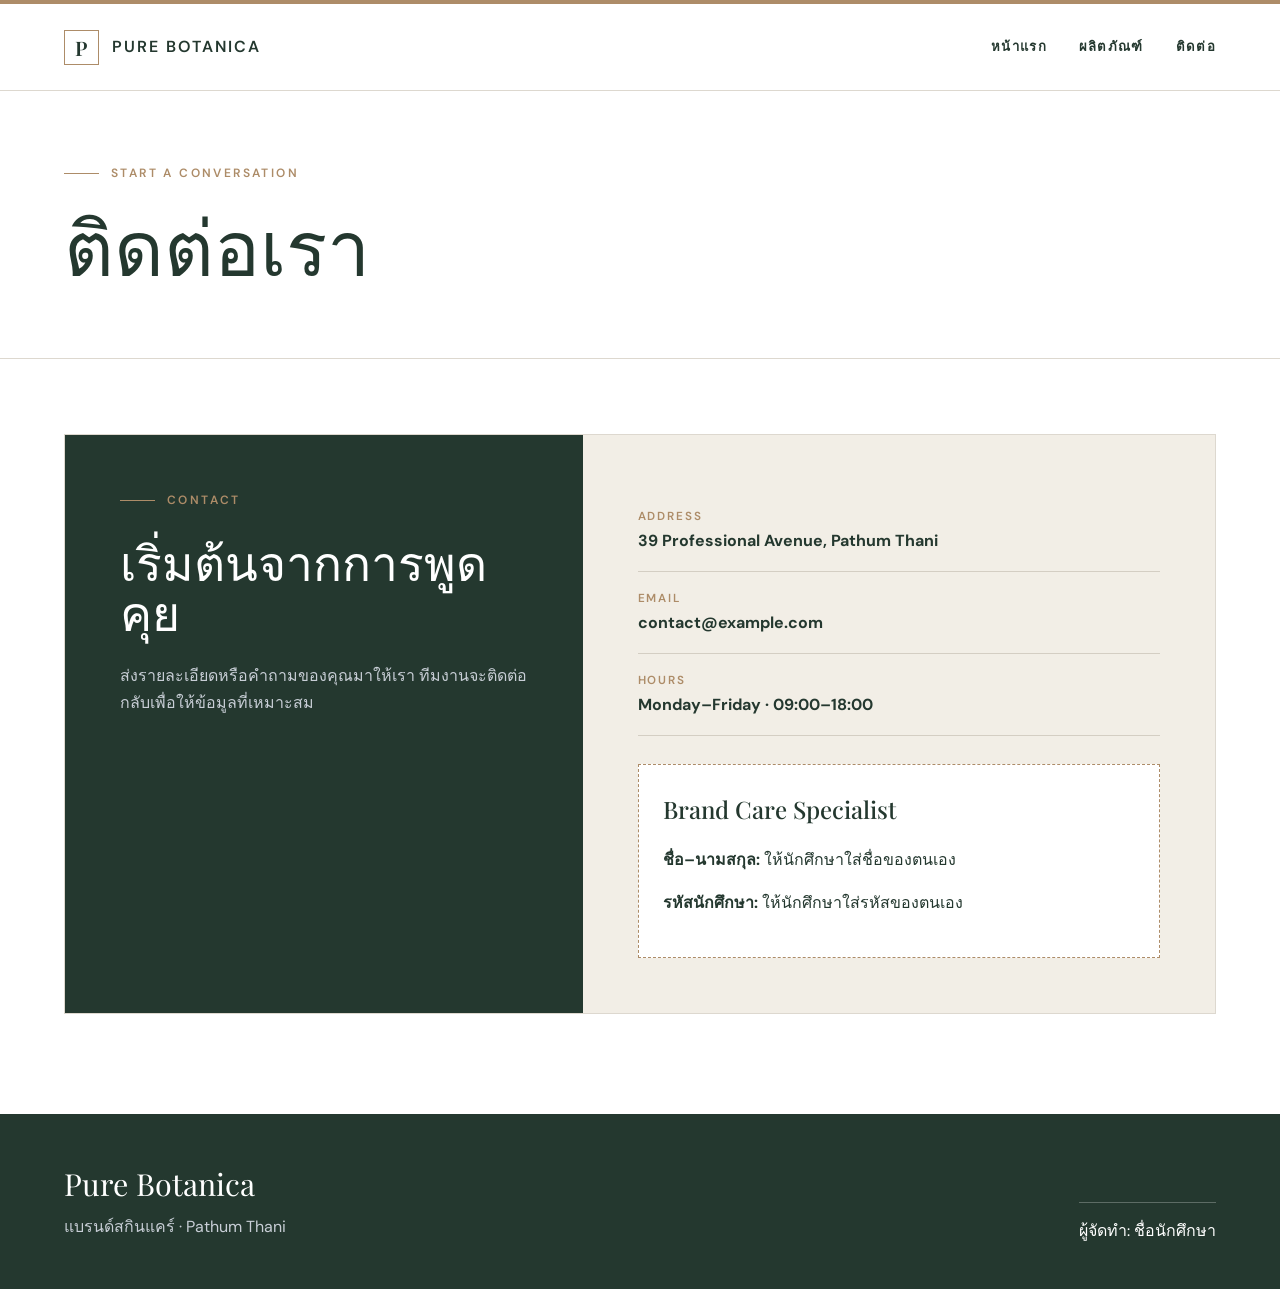
<file: contact.html>
<!doctype html><html lang="th"><head><meta charset="utf-8"><meta name="viewport" content="width=device-width,initial-scale=1"><title>ติดต่อ | Pure Botanica</title><link rel="stylesheet" href="assets/style.css"></head><body class="layout-b" style="--ink:#24382f;--accent:#ad8c68;--cream:#f2eee6;--muted:#758078"><div class="accent-line"></div><header class="header"><nav class="nav container"><a class="brand" href="home-page.html"><span class="monogram">P</span>Pure Botanica</a><div class="links"><a href="index.html">หน้าแรก</a><a href="collection.html">ผลิตภัณฑ์</a><a href="contract.html">ติดต่อ</a></div></nav></header><main><section class="page-head"><div class="container"><div class="kicker">Start a conversation</div><h1>ติดต่อเรา</h1></div></section><section class="contact"><div class="container contact-grid"><div class="contact-lead"><div class="kicker">Contact</div><h2>เริ่มต้นจากการพูดคุย</h2><p>ส่งรายละเอียดหรือคำถามของคุณมาให้เรา ทีมงานจะติดต่อกลับเพื่อให้ข้อมูลที่เหมาะสม</p></div><div class="contact-info"><div class="detail"><span>Address</span><strong>39 Professional Avenue, Pathum Thani</strong></div><div class="detail"><span>Email</span><strong>contact@example.com</strong></div><div class="detail"><span>Hours</span><strong>Monday–Friday · 09:00–18:00</strong></div><div class="student"><h3>Brand Care Specialist</h3><p><strong>ชื่อ–นามสกุล:</strong> ให้นักศึกษาใส่ชื่อของตนเอง</p><p><strong>รหัสนักศึกษา:</strong> ให้นักศึกษาใส่รหัสของตนเอง</p></div></div></div></section></main><footer class="footer"><div class="container footer-grid"><div><div class="footer-name">Pure Botanica</div><p>แบรนด์สกินแคร์ · Pathum Thani</p></div><div class="footer-student">ผู้จัดทำ: ชื่อนักศึกษา</div></div></footer></body></html>
</file>
<file: assets/style.css>
@import url('https://fonts.googleapis.com/css2?family=DM+Sans:wght@400;500;600&family=Playfair+Display:wght@500;600&display=swap');*{box-sizing:border-box}body{margin:0;color:var(--ink);background:#fff;font-family:"DM Sans",Arial,"Noto Sans Thai",sans-serif;line-height:1.7}.container{width:min(1180px,90%);margin:auto}.accent-line{height:4px;background:var(--accent)}.header{position:sticky;top:0;z-index:5;background:rgba(255,255,255,.96);border-bottom:1px solid #ddd8cf}.nav{min-height:86px;display:flex;align-items:center;justify-content:space-between;gap:30px}.brand{display:flex;align-items:center;gap:13px;color:var(--ink);text-decoration:none;font-weight:600;letter-spacing:.12em;text-transform:uppercase}.monogram{display:grid;place-items:center;width:35px;height:35px;border:1px solid var(--accent);font-family:"Playfair Display",serif;font-size:1.25rem}.links{display:flex;gap:32px}.links a{color:var(--ink);font-size:.82rem;font-weight:600;letter-spacing:.1em;text-decoration:none;text-transform:uppercase}.links a:hover{color:var(--accent)}.hero{padding:68px 0 92px}.hero-grid{display:grid;grid-template-columns:.8fr 1.2fr;gap:65px;align-items:center}.layout-b .hero-grid{grid-template-columns:1.15fr .85fr}.layout-b .hero-copy{order:2}.layout-b .hero-media{order:1}.kicker{display:flex;align-items:center;gap:12px;color:var(--accent);font-size:.75rem;font-weight:600;letter-spacing:.2em;text-transform:uppercase}.kicker:before{content:"";width:35px;height:1px;background:var(--accent)}h1,h2,h3{font-family:"Playfair Display","Times New Roman",serif;font-weight:500}.hero h1{font-size:clamp(3.6rem,6.7vw,7.4rem);line-height:.91;letter-spacing:-.045em;margin:26px 0}.hero p{color:var(--muted);font-size:1.08rem;max-width:560px}.button{display:inline-flex;align-items:center;gap:20px;margin-top:20px;padding:14px 20px;background:var(--ink);color:#fff;border:1px solid var(--ink);font-size:.8rem;font-weight:600;letter-spacing:.13em;text-decoration:none;text-transform:uppercase}.button:hover{background:var(--accent);border-color:var(--accent)}.hero-media{position:relative}.hero-media img{display:block;width:100%;height:640px;object-fit:cover;background:var(--cream)}.hero-index{position:absolute;right:0;bottom:0;padding:17px 24px;background:var(--cream);border-top:3px solid var(--accent);font-size:.75rem;letter-spacing:.15em;text-transform:uppercase}.statement{padding:70px 0;background:var(--cream);border-block:1px solid #ddd8cf}.statement-grid{display:grid;grid-template-columns:1.25fr repeat(3,1fr)}.statement-title{padding-right:42px}.statement h2{font-size:2.5rem;line-height:1.1;margin:18px 0}.point{padding:10px 28px;border-left:1px solid #d4cec3}.point span{color:var(--accent);font-size:.78rem;letter-spacing:.16em}.point h3{font-size:1.45rem;margin:20px 0 8px}.point p{color:var(--muted);font-size:.92rem}.page-head{padding:72px 0 52px;border-bottom:1px solid #ddd8cf}.page-head h1{font-size:clamp(3.3rem,6vw,6.2rem);line-height:.95;margin:25px 0}.page-head p{max-width:650px;color:var(--muted);font-size:1.08rem}.showcase{padding:65px 0 95px}.entry{display:grid;grid-template-columns:1.12fr .88fr;gap:55px;align-items:center;padding:45px 0;border-bottom:1px solid #ddd8cf}.entry:nth-child(even){grid-template-columns:.88fr 1.12fr}.entry:nth-child(even) img{order:2}.entry img{width:100%;height:420px;object-fit:cover;background:var(--cream)}.entry small{color:var(--accent);font-weight:600;letter-spacing:.15em;text-transform:uppercase}.entry h2{font-size:2.7rem;line-height:1.08;margin:17px 0}.entry p{color:var(--muted)}.contact{padding:75px 0 100px}.contact-grid{display:grid;grid-template-columns:.9fr 1.1fr;border:1px solid #ddd8cf}.contact-lead{padding:55px;background:var(--ink);color:white}.contact-lead h2{font-size:3rem;line-height:1.05;margin:25px 0}.contact-lead p{color:#c8ced6}.contact-info{padding:55px;background:var(--cream)}.detail{padding:17px 0;border-bottom:1px solid #d4cec3}.detail span{display:block;color:var(--accent);font-size:.73rem;font-weight:600;letter-spacing:.16em;text-transform:uppercase}.student{margin-top:28px;padding:24px;background:#fff;border:1px dashed var(--accent)}.student h3{font-size:1.5rem;margin:0 0 12px}.footer{padding:44px 0;background:var(--ink);color:#fff}.footer-grid{display:grid;grid-template-columns:1fr auto;align-items:end;gap:25px}.footer-name{font-family:"Playfair Display",serif;font-size:1.9rem}.footer p{margin:4px 0;color:#c8ced6}.footer-student{text-align:right;border-top:1px solid #ffffff42;padding-top:14px}@media(max-width:820px){.nav{padding:19px 0;align-items:flex-start;flex-direction:column}.links{width:100%;justify-content:space-between;gap:8px}.hero-grid,.layout-b .hero-grid,.statement-grid,.entry,.entry:nth-child(even),.contact-grid{grid-template-columns:1fr}.layout-b .hero-copy,.layout-b .hero-media{order:initial}.hero-media img{height:450px}.statement-title{padding:0 0 28px}.point{padding:24px 0;border-left:0;border-top:1px solid #d4cec3}.entry:nth-child(even) img{order:0}.footer-grid{grid-template-columns:1fr}.footer-student{text-align:left}}
</file>
